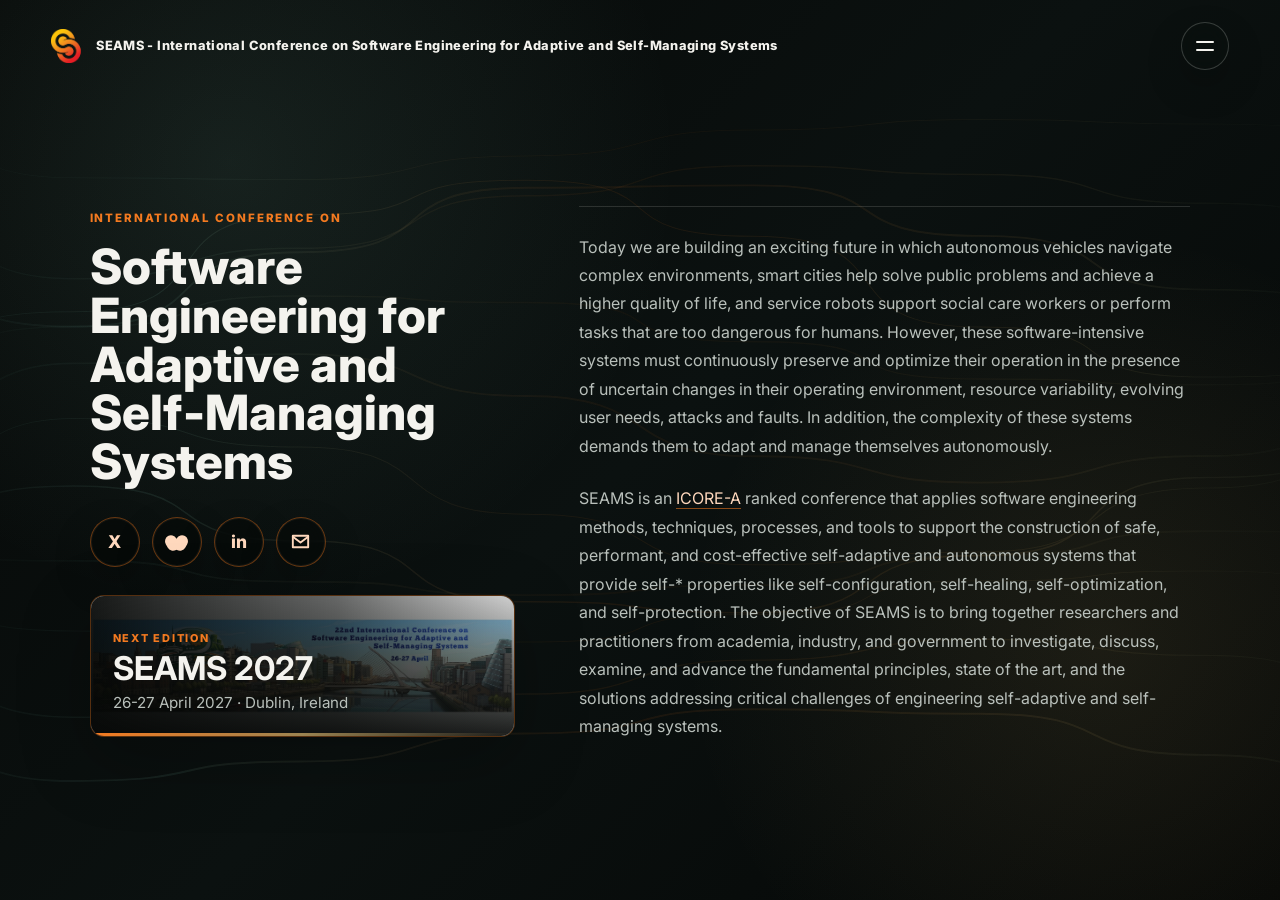
<file: index.html>
<!doctype html>
<html lang="en">
  <head>
    <meta charset="utf-8">
    <meta name="viewport" content="width=device-width, initial-scale=1">
    <meta
      name="description"
      content="SEAMS is the International Conference on Software Engineering for Adaptive and Self-Managing Systems."
    >
    <title>SEAMS | Software Engineering for Adaptive and Self-Managing Systems</title>
    <link rel="preconnect" href="https://fonts.googleapis.com">
    <link rel="preconnect" href="https://fonts.gstatic.com" crossorigin>
    <link
      href="https://fonts.googleapis.com/css2?family=Inter:wght@400;500;600;700;800&display=swap"
      rel="stylesheet"
    >
    <link rel="stylesheet" href="styles.css">
  </head>
  <body>
    <canvas class="ambient-canvas" aria-hidden="true"></canvas>

    <header class="site-header" aria-label="Site header">
      <a class="brand" href="#home" aria-label="SEAMS home">
        <span class="brand-logo" aria-hidden="true">
          <img src="assets/seams-logo-banner-no-bg.png" alt="">
        </span>
        <span class="brand-name">SEAMS - International Conference on Software Engineering for Adaptive and Self-Managing Systems</span>
      </a>

      <button class="menu-button" type="button" aria-label="Open menu" aria-expanded="false" aria-controls="site-menu">
        <span class="menu-button__line"></span>
        <span class="menu-button__line"></span>
      </button>
    </header>

    <nav class="menu-panel" id="site-menu" aria-label="Main menu" aria-hidden="true">
      <div class="menu-panel__inner">
        <p class="menu-panel__eyebrow">Menu</p>
        <a href="#home">Home</a>
        <a href="conference-series.html">Conference Series</a>
        <a href="leadership.html">Leadership</a>
        <a href="charter.html">Charter</a>
      </div>
    </nav>

    <main id="home">
      <section class="home-section" aria-labelledby="hero-title">
        <div class="home-section__header">
          <p class="hero__kicker">International Conference on</p>
          <h1 id="hero-title">Software Engineering for Adaptive and Self&#8209;Managing Systems</h1>
          <div class="social-links" aria-label="SEAMS social media links">
            <a href="https://x.com/SEAMSconf" target="_blank" rel="noopener noreferrer" aria-label="SEAMS on X">
              <span aria-hidden="true">X</span>
            </a>
            <a href="https://bsky.app/profile/seamsconf.bsky.social" target="_blank" rel="noopener noreferrer" aria-label="SEAMS on Bluesky">
              <span class="social-icon social-icon--bsky" aria-hidden="true">
                <span></span>
                <span></span>
              </span>
            </a>
            <a href="https://www.linkedin.com/groups/12566931/" target="_blank" rel="noopener noreferrer" aria-label="SEAMS on LinkedIn">
              <span aria-hidden="true">in</span>
            </a>
            <a href="mailto:seams.conferences@gmail.com" aria-label="Email SEAMS">
              <svg class="social-icon social-icon--email" aria-hidden="true" viewBox="0 0 24 24" focusable="false">
                <path d="M4 6h16v12H4z"></path>
                <path d="m4 7 8 6 8-6"></path>
              </svg>
            </a>
          </div>
          <a class="next-edition" href="https://conf.researchr.org/home/seams-2027" target="_blank" rel="noopener noreferrer" aria-label="Visit the SEAMS 2027 website">
            <img src="assets/seams-2027-banner.jpg" alt="">
            <span class="next-edition__content">
              <span class="next-edition__kicker">Next Edition</span>
              <strong>SEAMS 2027</strong>
              <span>26-27 April 2027 · Dublin, Ireland</span>
            </span>
          </a>
        </div>

        <div class="home-section__text">
          <p>
            Today we are building an exciting future in which autonomous vehicles navigate complex environments,
            smart cities help solve public problems and achieve a higher quality of life, and service robots
            support social care workers or perform tasks that are too dangerous for humans. However, these
            software-intensive systems must continuously preserve and optimize their operation in the presence
            of uncertain changes in their operating environment, resource variability, evolving user needs,
            attacks and faults. In addition, the complexity of these systems demands them to adapt and manage
            themselves autonomously.
          </p>
          <p>
            SEAMS is an <a href="https://portal.core.edu.au/conf-ranks/?search=SEAMS&amp;by=all&amp;source=ICORE2026&amp;sort=atitle&amp;page=1" target="_blank" rel="noopener noreferrer">ICORE-A</a> ranked conference that applies software engineering methods, techniques, processes,
            and tools to support the construction of safe, performant, and cost-effective self-adaptive and
            autonomous systems that provide self-* properties like self-configuration, self-healing,
            self-optimization, and self-protection. The objective of SEAMS is to bring together researchers and
            practitioners from academia, industry, and government to investigate, discuss, examine, and advance
            the fundamental principles, state of the art, and the solutions addressing critical challenges of
            engineering self-adaptive and self-managing systems.
          </p>
        </div>
      </section>
    </main>

    <script src="script.js"></script>
  </body>
</html>
</file>
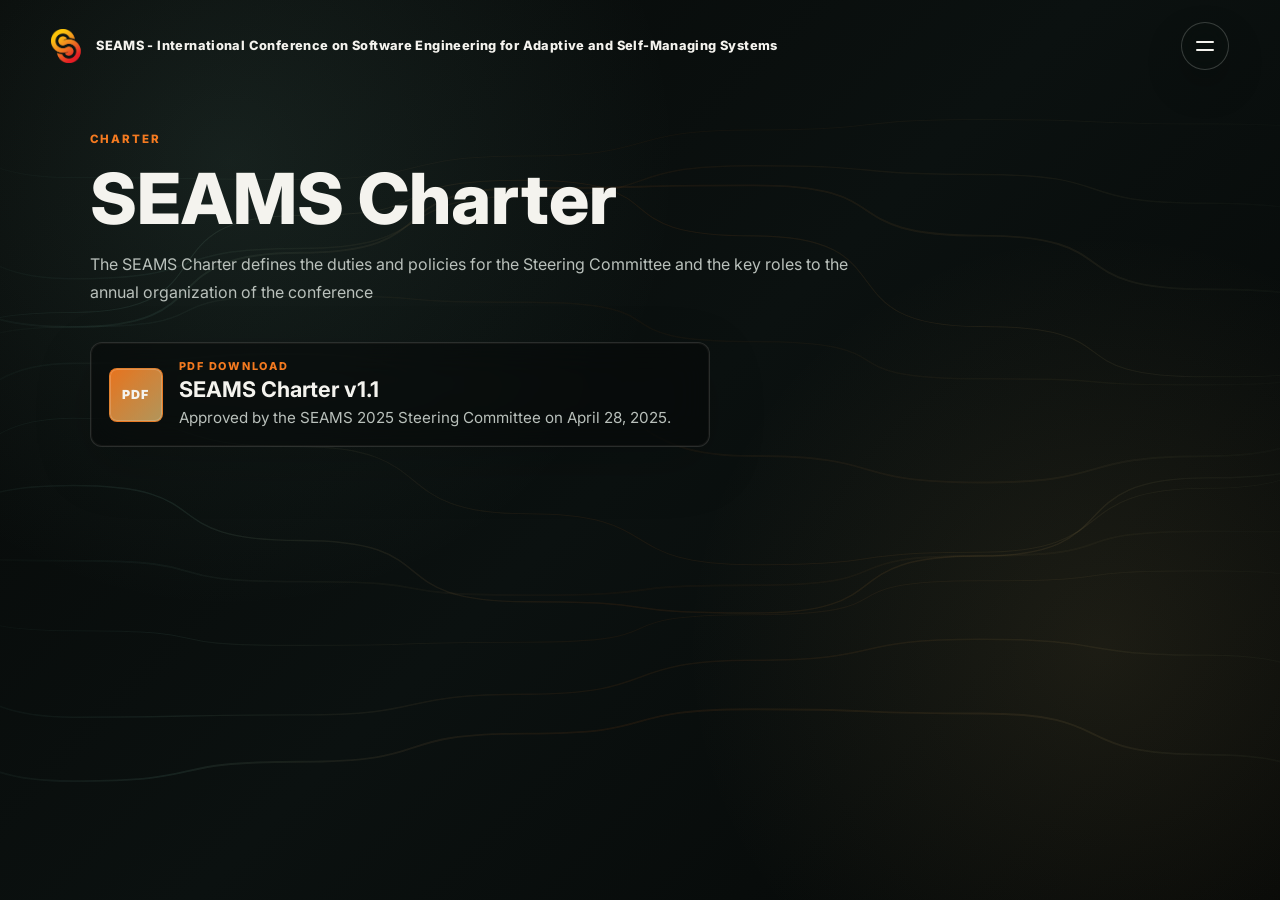
<file: charter.html>
<!doctype html>
<html lang="en">
  <head>
    <meta charset="utf-8">
    <meta name="viewport" content="width=device-width, initial-scale=1">
    <meta
      name="description"
      content="SEAMS Charter defining steering committee duties and annual conference organization policies."
    >
    <title>Charter | SEAMS</title>
    <link rel="preconnect" href="https://fonts.googleapis.com">
    <link rel="preconnect" href="https://fonts.gstatic.com" crossorigin>
    <link
      href="https://fonts.googleapis.com/css2?family=Inter:wght@400;500;600;700;800&display=swap"
      rel="stylesheet"
    >
    <link rel="stylesheet" href="styles.css">
  </head>
  <body>
    <canvas class="ambient-canvas" aria-hidden="true"></canvas>

    <header class="site-header" aria-label="Site header">
      <a class="brand" href="index.html" aria-label="SEAMS home">
        <span class="brand-logo" aria-hidden="true">
          <img src="assets/seams-logo-banner-no-bg.png" alt="">
        </span>
        <span class="brand-name">SEAMS - International Conference on Software Engineering for Adaptive and Self-Managing Systems</span>
      </a>

      <button class="menu-button" type="button" aria-label="Open menu" aria-expanded="false" aria-controls="site-menu">
        <span class="menu-button__line"></span>
        <span class="menu-button__line"></span>
      </button>
    </header>

    <nav class="menu-panel" id="site-menu" aria-label="Main menu" aria-hidden="true">
      <div class="menu-panel__inner">
        <p class="menu-panel__eyebrow">Menu</p>
        <a href="index.html">Home</a>
        <a href="conference-series.html">Conference Series</a>
        <a href="leadership.html">Leadership</a>
        <a href="#charter">Charter</a>
      </div>
    </nav>

    <main id="charter">
      <section class="charter-section" aria-labelledby="charter-title">
        <div class="charter-section__header">
          <p class="hero__kicker">Charter</p>
          <h1 id="charter-title">SEAMS Charter</h1>
          <p>
            The SEAMS Charter defines the duties and policies for the Steering Committee and the key roles to the annual organization of the conference
          </p>
        </div>

        <a class="charter-download" href="assets/docs/SEAMS-Charter-v1.1.pdf" download>
          <span class="charter-download__icon" aria-hidden="true">
            <span>PDF</span>
          </span>
          <span class="charter-download__content">
            <span class="charter-download__kicker">PDF Download</span>
            <strong>SEAMS Charter v1.1</strong>
            <span>Approved by the SEAMS 2025 Steering Committee on April 28, 2025.</span>
          </span>
        </a>
      </section>
    </main>

    <script src="script.js"></script>
  </body>
</html>
</file>
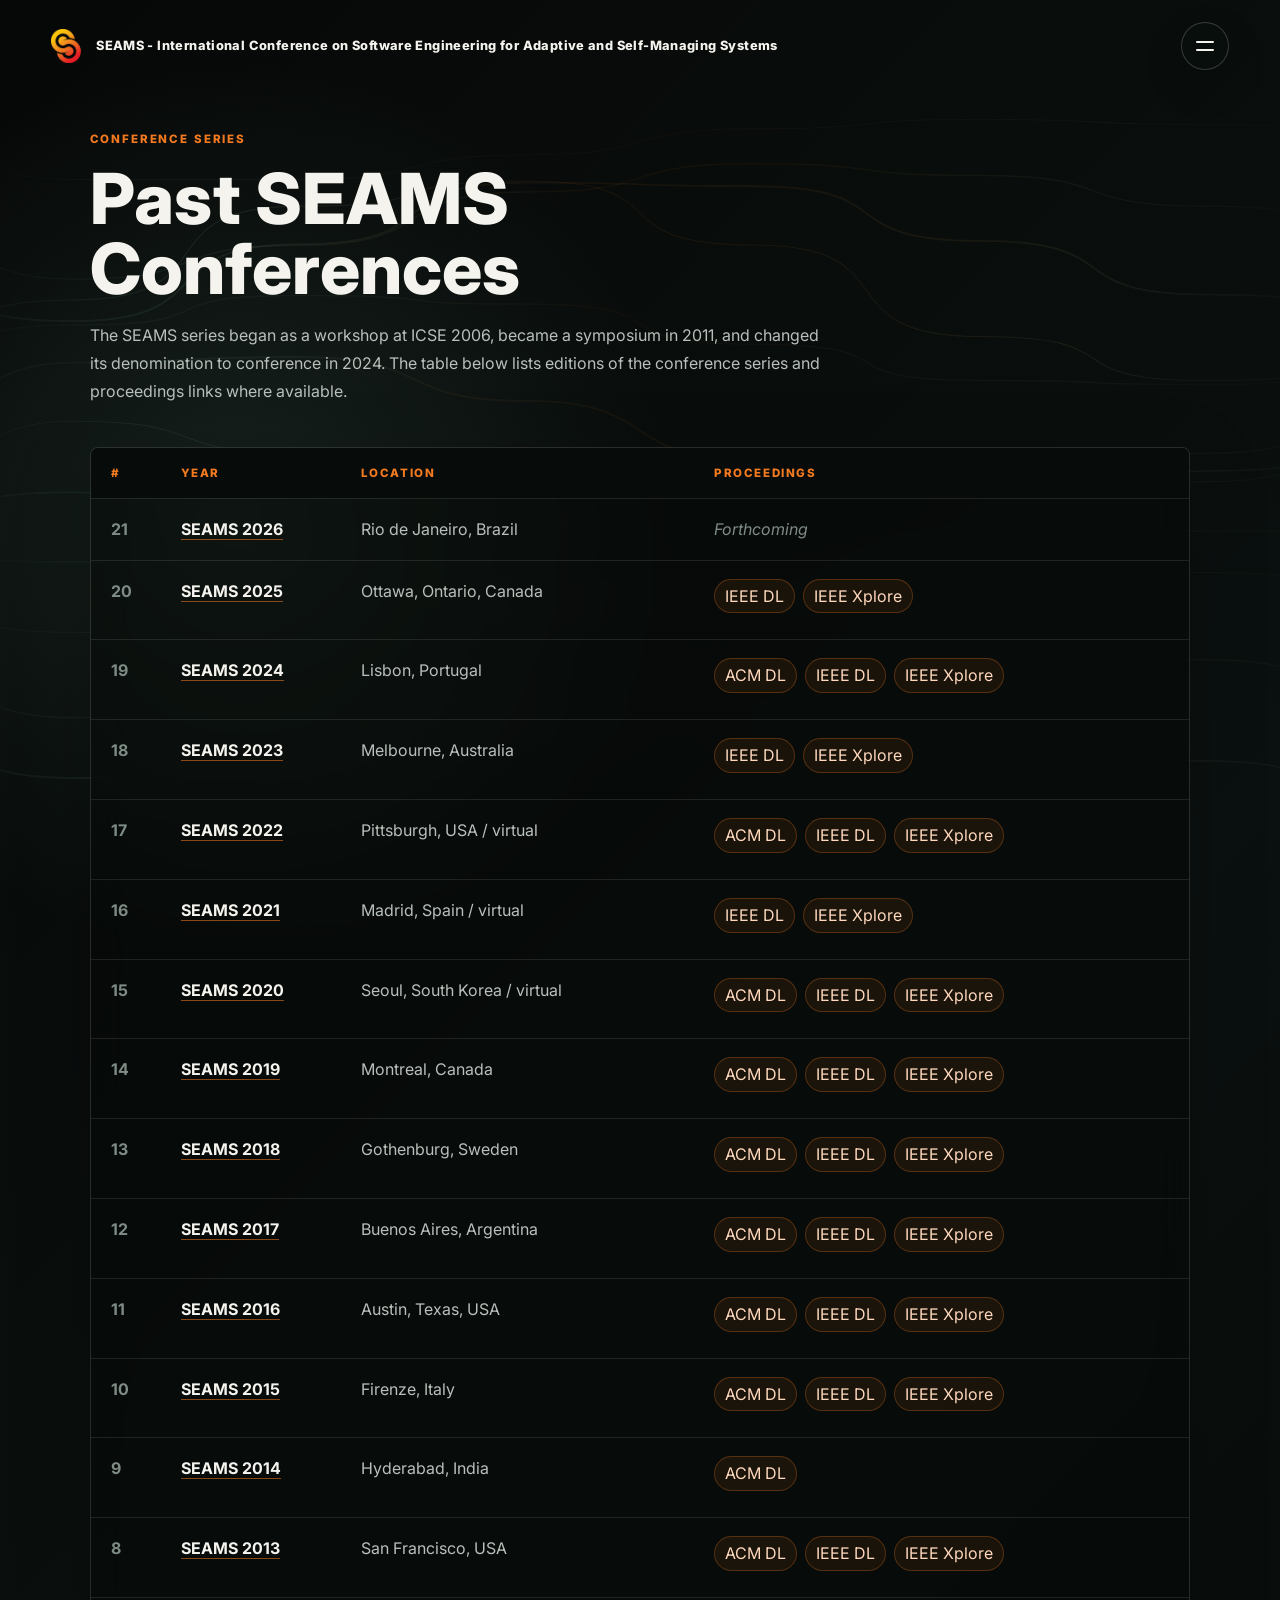
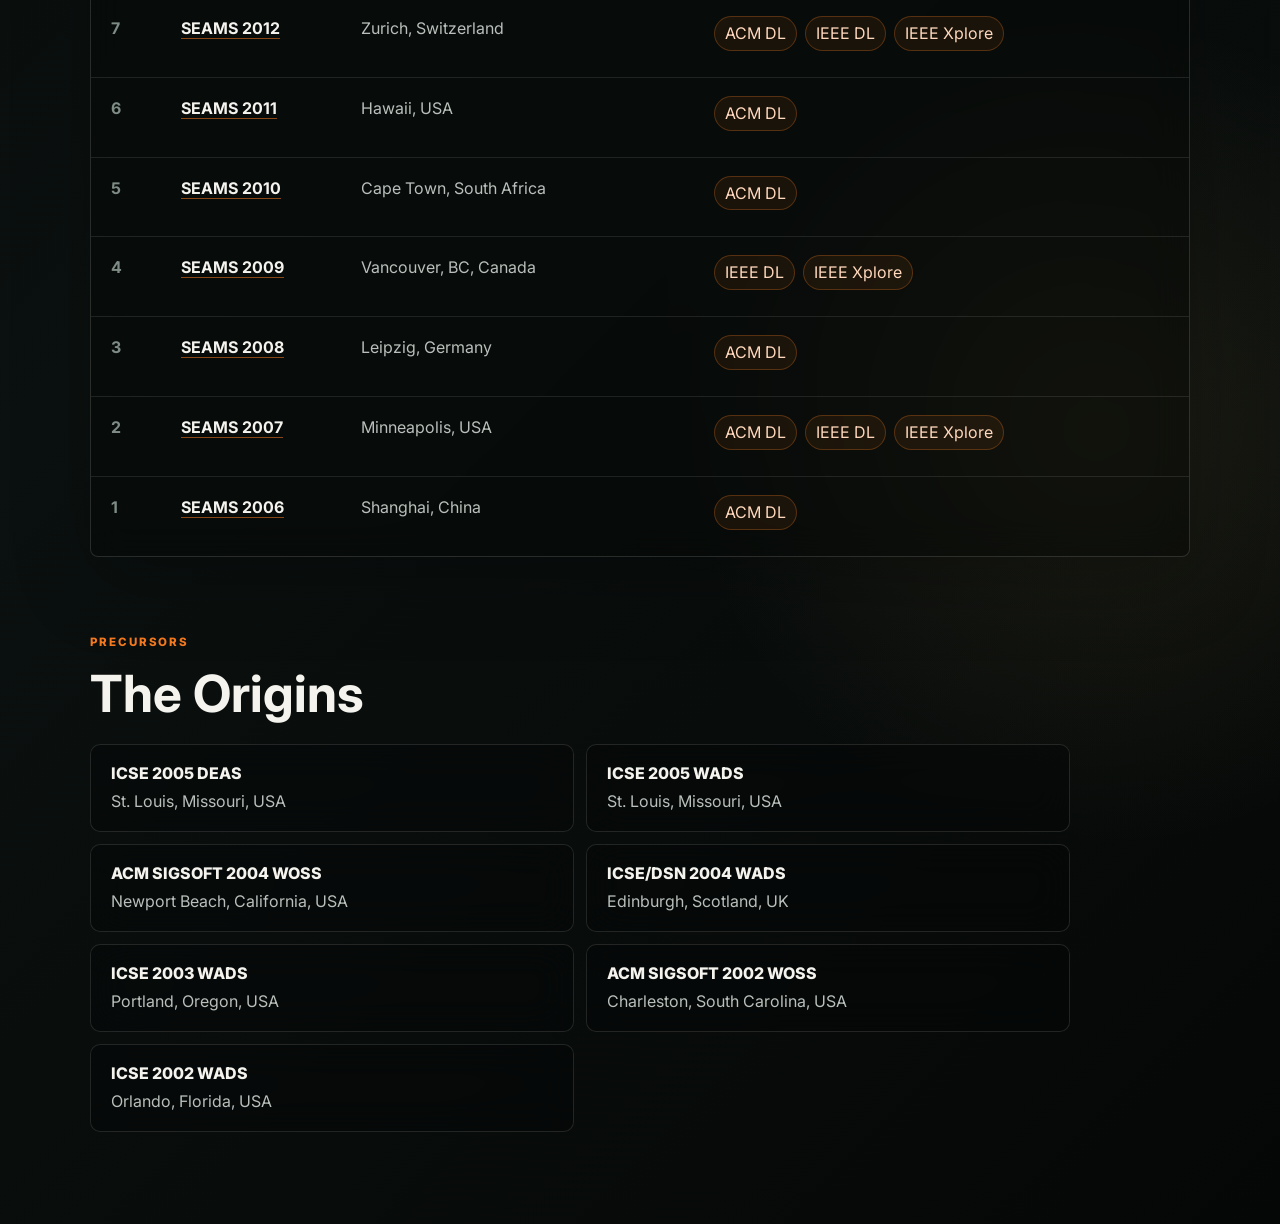
<file: conference-series.html>
<!doctype html>
<html lang="en">
  <head>
    <meta charset="utf-8">
    <meta name="viewport" content="width=device-width, initial-scale=1">
    <meta
      name="description"
      content="Past editions of SEAMS with links to available proceedings."
    >
    <title>Conference Series | SEAMS</title>
    <link rel="preconnect" href="https://fonts.googleapis.com">
    <link rel="preconnect" href="https://fonts.gstatic.com" crossorigin>
    <link
      href="https://fonts.googleapis.com/css2?family=Inter:wght@400;500;600;700;800&display=swap"
      rel="stylesheet"
    >
    <link rel="stylesheet" href="styles.css">
  </head>
  <body>
    <canvas class="ambient-canvas" aria-hidden="true"></canvas>

    <header class="site-header" aria-label="Site header">
      <a class="brand" href="index.html" aria-label="SEAMS home">
        <span class="brand-logo" aria-hidden="true">
          <img src="assets/seams-logo-banner-no-bg.png" alt="">
        </span>
        <span class="brand-name">SEAMS - International Conference on Software Engineering for Adaptive and Self-Managing Systems</span>
      </a>

      <button class="menu-button" type="button" aria-label="Open menu" aria-expanded="false" aria-controls="site-menu">
        <span class="menu-button__line"></span>
        <span class="menu-button__line"></span>
      </button>
    </header>

    <nav class="menu-panel" id="site-menu" aria-label="Main menu" aria-hidden="true">
      <div class="menu-panel__inner">
        <p class="menu-panel__eyebrow">Menu</p>
        <a href="index.html">Home</a>
        <a href="#series">Conference Series</a>
        <a href="leadership.html">Leadership</a>
        <a href="charter.html">Charter</a>
      </div>
    </nav>

    <main id="series">
      <section class="series-section" aria-labelledby="series-title">
        <div class="series-section__header">
          <p class="hero__kicker">Conference Series</p>
          <h1 id="series-title">Past SEAMS Conferences</h1>
          <p>
            The SEAMS series began as a workshop at ICSE 2006, became a symposium in 2011, and changed its denomination to conference in 2024.
            The table below lists editions of the conference series and proceedings links where available.
          </p>
        </div>

        <div class="series-table-wrap" role="region" aria-label="Past SEAMS conferences" tabindex="0">
          <table class="series-table">
            <thead>
              <tr>
                <th scope="col">#</th>
                <th scope="col">Year</th>
                <th scope="col">Location</th>
                <th scope="col">Proceedings</th>
              </tr>
            </thead>
            <tbody>
              <tr>
                <td>21</td>
                <td><a href="https://conf.researchr.org/home/seams-2026" target="_blank" rel="noopener noreferrer">SEAMS 2026</a></td>
                <td>Rio de Janeiro, Brazil</td>
                <td><span class="series-table__pending">Forthcoming</span></td>
              </tr>
              <tr>
                <td>20</td>
                <td><a href="https://conf.researchr.org/home/seams-2025" target="_blank" rel="noopener noreferrer">SEAMS 2025</a></td>
                <td>Ottawa, Ontario, Canada</td>
                <td><a href="https://www.computer.org/csdl/proceedings/seams/2025/27vTmpnnlcI" target="_blank" rel="noopener">IEEE DL</a><a href="https://ieeexplore.ieee.org/servlet/opac?punumber=11025806" target="_blank" rel="noopener noreferrer">IEEE Xplore</a></td>
              </tr>
              <tr>
                <td>19</td>
                <td><a href="https://conf.researchr.org/home/seams-2024" target="_blank" rel="noopener noreferrer">SEAMS 2024</a></td>
                <td>Lisbon, Portugal</td>
                <td><a href="https://dl.acm.org/doi/proceedings/10.1145/3643915" target="_blank" rel="noopener noreferrer">ACM DL</a><a href="https://www.computer.org/csdl/proceedings/seams/2024/1XVHM27fhqU" target="_blank" rel="noopener">IEEE DL</a><a href="https://ieeexplore.ieee.org/servlet/opac?punumber=10555576" target="_blank" rel="noopener noreferrer">IEEE Xplore</a></td>
              </tr>
              <tr>
                <td>18</td>
                <td><a href="https://conf.researchr.org/home/seams-2023" target="_blank" rel="noopener noreferrer">SEAMS 2023</a></td>
                <td>Melbourne, Australia</td>
                <td><a href="https://www.computer.org/csdl/proceedings/seams/2023/1OH5S98oSiI" target="_blank" rel="noopener noreferrer">IEEE DL</a><a href="https://ieeexplore.ieee.org/servlet/opac?punumber=10173933" target="_blank" rel="noopener noreferrer">IEEE Xplore</a></td>
              </tr>
              <tr>
                <td>17</td>
                <td><a href="https://conf.researchr.org/home/seams-2022" target="_blank" rel="noopener noreferrer">SEAMS 2022</a></td>
                <td>Pittsburgh, USA / virtual</td>
                <td><a href="https://dl.acm.org/doi/proceedings/10.1145/3524844" target="_blank" rel="noopener noreferrer">ACM DL</a><a href="https://www.computer.org/csdl/proceedings/seams/2022/1ErpwAOlgyc" target="_blank" rel="noopener noreferrer">IEEE DL</a><a href="https://ieeexplore.ieee.org/xpl/conhome/9799781/proceeding" target="_blank" rel="noopener noreferrer">IEEE Xplore</a></td>
              </tr>
              <tr>
                <td>16</td>
                <td><a href="https://conf.researchr.org/home/seams-2021" target="_blank" rel="noopener noreferrer">SEAMS 2021</a></td>
                <td>Madrid, Spain / virtual</td>
                <td><a href="https://www.computer.org/csdl/proceedings/seams/2021/1uPz1d7w1Tq" target="_blank" rel="noopener noreferrer">IEEE DL</a><a href="https://doi.org/10.1109/SEAMS51251.2021" target="_blank" rel="noopener noreferrer">IEEE Xplore</a></td>
              </tr>
              <tr>
                <td>15</td>
                <td><a href="https://conf.researchr.org/home/seams-2020" target="_blank" rel="noopener noreferrer">SEAMS 2020</a></td>
                <td>Seoul, South Korea / virtual</td>
                <td><a href="https://dl.acm.org/doi/proceedings/10.1145/3387939" target="_blank" rel="noopener noreferrer">ACM DL</a><a href="https://www.computer.org/csdl/proceedings/seams/2020/1O6Aa6U1gLC" target="_blank" rel="noopener">IEEE DL</a><a href="https://ieeexplore.ieee.org/servlet/opac?punumber=10148643" target="_blank" rel="noopener noreferrer">IEEE Xplore</a></td>
              </tr>
              <tr>
                <td>14</td>
                <td><a href="http://2019.seams-symposia.org" target="_blank" rel="noopener noreferrer">SEAMS 2019</a></td>
                <td>Montreal, Canada</td>
                <td><a href="https://dl.acm.org/citation.cfm?id=3341527" target="_blank" rel="noopener noreferrer">ACM DL</a><a href="https://www.computer.org/csdl/proceedings/seams/2019/1cdOCeOsD1C" target="_blank" rel="noopener noreferrer">IEEE DL</a><a href="https://ieeexplore.ieee.org/servlet/opac?punumber=8778426" target="_blank" rel="noopener noreferrer">IEEE Xplore</a></td>
              </tr>
              <tr>
                <td>13</td>
                <td><a href="http://2018.seams-symposia.org" target="_blank" rel="noopener noreferrer">SEAMS 2018</a></td>
                <td>Gothenburg, Sweden</td>
                <td><a href="https://dl.acm.org/citation.cfm?id=3194133" target="_blank" rel="noopener noreferrer">ACM DL</a><a href="https://www.computer.org/csdl/proceedings/seams/2018/17D45VtKirZ" target="_blank" rel="noopener noreferrer">IEEE DL</a><a href="https://ieeexplore.ieee.org/servlet/opac?punumber=8593334" target="_blank" rel="noopener noreferrer">IEEE Xplore</a></td>
              </tr>
              <tr>
                <td>12</td>
                <td><a href="http://wp.doc.ic.ac.uk/seams2017/" target="_blank" rel="noopener noreferrer">SEAMS 2017</a></td>
                <td>Buenos Aires, Argentina</td>
                <td><a href="https://dl.acm.org/citation.cfm?id=3105503" target="_blank" rel="noopener noreferrer">ACM DL</a><a href="https://www.computer.org/csdl/proceedings/seams/2017/1h0OM0cQrHa" target="_blank" rel="noopener noreferrer">IEEE DL</a><a href="https://ieeexplore.ieee.org/servlet/opac?punumber=7961914" target="_blank" rel="noopener noreferrer">IEEE Xplore</a></td>
              </tr>
              <tr>
                <td>11</td>
                <td><a href="http://seams2016.jgreen.de/" target="_blank" rel="noopener noreferrer">SEAMS 2016</a></td>
                <td>Austin, Texas, USA</td>
                <td><a href="https://dl.acm.org/citation.cfm?id=2897053" target="_blank" rel="noopener noreferrer">ACM DL</a><a href="https://www.computer.org/csdl/proceedings/seams/2016/1fHF9ZynxZK" target="_blank" rel="noopener noreferrer">IEEE DL</a><a href="https://ieeexplore.ieee.org/servlet/opac?punumber=7829197" target="_blank" rel="noopener noreferrer">IEEE Xplore</a></td>
              </tr>
              <tr>
                <td>10</td>
                <td><a href="http://2015.seams-symposia.org" target="_blank" rel="noopener noreferrer">SEAMS 2015</a></td>
                <td>Firenze, Italy</td>
                <td><a href="https://dl.acm.org/citation.cfm?id=2821357" target="_blank" rel="noopener noreferrer">ACM DL</a><a href="https://www.computer.org/csdl/proceedings/seams/2015/12OmNs0kyry" target="_blank" rel="noopener noreferrer">IEEE DL</a><a href="https://ieeexplore.ieee.org/servlet/opac?punumber=7181771" target="_blank" rel="noopener noreferrer">IEEE Xplore</a></td>
              </tr>
              <tr>
                <td>9</td>
                <td><a href="http://seams2014.uni-paderborn.de/" target="_blank" rel="noopener noreferrer">SEAMS 2014</a></td>
                <td>Hyderabad, India</td>
                <td><a href="https://dl.acm.org/citation.cfm?id=2593929" target="_blank" rel="noopener noreferrer">ACM DL</a></td>
              </tr>
              <tr>
                <td>8</td>
                <td><a href="http://www.yorku.ca/mlitoiu/seams2013/index.html" target="_blank" rel="noopener noreferrer">SEAMS 2013</a></td>
                <td>San Francisco, USA</td>
                <td><a href="https://dl.acm.org/citation.cfm?id=2487336" target="_blank" rel="noopener noreferrer">ACM DL</a><a href="https://www.computer.org/csdl/proceedings/seams/2013/12OmNBp52yp" target="_blank" rel="noopener noreferrer">IEEE DL</a><a href="https://ieeexplore.ieee.org/servlet/opac?punumber=6588685" target="_blank" rel="noopener noreferrer">IEEE Xplore</a></td>
              </tr>
              <tr>
                <td>7</td>
                <td><a href="http://www.seams2012.cs.uvic.ca/" target="_blank" rel="noopener noreferrer">SEAMS 2012</a></td>
                <td>Zurich, Switzerland</td>
                <td><a href="https://dl.acm.org/citation.cfm?id=2666795" target="_blank" rel="noopener noreferrer">ACM DL</a><a href="https://www.computer.org/csdl/proceedings/seams/2012/12OmNvoWV13" target="_blank" rel="noopener noreferrer">IEEE DL</a><a href="https://ieeexplore.ieee.org/servlet/opac?punumber=6220308" target="_blank" rel="noopener noreferrer">IEEE Xplore</a></td>
              </tr>
              <tr>
                <td>6</td>
                <td><a href="https://www.hpi.uni-potsdam.de/giese/events/seams2011/" target="_blank" rel="noopener noreferrer">SEAMS 2011</a></td>
                <td>Hawaii, USA</td>
                <td><a href="https://dl.acm.org/citation.cfm?id=1988008" target="_blank" rel="noopener noreferrer">ACM DL</a></td>
              </tr>
              <tr>
                <td>5</td>
                <td><a href="http://www.inf.usi.ch/seams/" target="_blank" rel="noopener noreferrer">SEAMS 2010</a></td>
                <td>Cape Town, South Africa</td>
                <td><a href="https://dl.acm.org/citation.cfm?id=1808984" target="_blank" rel="noopener noreferrer">ACM DL</a></td>
              </tr>
              <tr>
                <td>4</td>
                <td><a href="http://seams2009.cs.uvic.ca/" target="_blank" rel="noopener noreferrer">SEAMS 2009</a></td>
                <td>Vancouver, BC, Canada</td>
                <td><a href="https://www.computer.org/csdl/proceedings/seams/2009/12OmNs5rkLI" target="_blank" rel="noopener noreferrer">IEEE DL</a><a href="https://ieeexplore.ieee.org/servlet/opac?punumber=5054534" target="_blank" rel="noopener noreferrer">IEEE Xplore</a></td>
              </tr>
              <tr>
                <td>3</td>
                <td><a href="http://www.hpi.uni-potsdam.de/giese/events/2008/seams2008/" target="_blank" rel="noopener noreferrer">SEAMS 2008</a></td>
                <td>Leipzig, Germany</td>
                <td><a href="https://dl.acm.org/citation.cfm?id=1370018" target="_blank" rel="noopener noreferrer">ACM DL</a></td>
              </tr>
              <tr>
                <td>2</td>
                <td><a href="http://seams2007.cs.uvic.ca/" target="_blank" rel="noopener noreferrer">SEAMS 2007</a></td>
                <td>Minneapolis, USA</td>
                <td><a href="https://dl.acm.org/citation.cfm?id=1270237" target="_blank" rel="noopener noreferrer">ACM DL</a><a href="https://www.computer.org/csdl/proceedings/seams/2007/12OmNzahbR8" target="_blank" rel="noopener noreferrer">IEEE DL</a><a href="https://ieeexplore.ieee.org/servlet/opac?punumber=4228597" target="_blank" rel="noopener noreferrer">IEEE Xplore</a></td>
              </tr>
              <tr>
                <td>1</td>
                <td><a href="http://www.cse.msu.edu/SEAMS/" target="_blank" rel="noopener noreferrer">SEAMS 2006</a></td>
                <td>Shanghai, China</td>
                <td><a href="https://dl.acm.org/citation.cfm?id=1137677" target="_blank" rel="noopener noreferrer">ACM DL</a></td>
              </tr>
            </tbody>
          </table>
        </div>

        <section class="series-subsection" aria-labelledby="precursors-title">
          <div>
            <p class="hero__kicker">Precursors</p>
            <h2 id="precursors-title">The Origins</h2>
          </div>

          <ul class="precursor-list">
            <li><a href="http://deas2005.cs.uvic.ca/" target="_blank" rel="noopener noreferrer">ICSE 2005 DEAS</a><span>St. Louis, Missouri, USA</span></li>
            <li><a href="http://www.cs.kent.ac.uk/events/conf/2005/wads/" target="_blank" rel="noopener noreferrer">ICSE 2005 WADS</a><span>St. Louis, Missouri, USA</span></li>
            <li><a href="http://dl.acm.org/citation.cfm?id=1075405" target="_blank" rel="noopener noreferrer">ACM SIGSOFT 2004 WOSS</a><span>Newport Beach, California, USA</span></li>
            <li><a href="http://www.cs.kent.ac.uk/events/conf/2004/wads/" target="_blank" rel="noopener noreferrer">ICSE/DSN 2004 WADS</a><span>Edinburgh, Scotland, UK</span></li>
            <li><a href="http://www.cs.kent.ac.uk/events/conf/2003/wads/" target="_blank" rel="noopener noreferrer">ICSE 2003 WADS</a><span>Portland, Oregon, USA</span></li>
            <li><a href="http://dl.acm.org/citation.cfm?id=582128" target="_blank" rel="noopener noreferrer">ACM SIGSOFT 2002 WOSS</a><span>Charleston, South Carolina, USA</span></li>
            <li><a href="http://www.cs.kent.ac.uk/events/conf/2002/wads/" target="_blank" rel="noopener noreferrer">ICSE 2002 WADS</a><span>Orlando, Florida, USA</span></li>
          </ul>
        </section>
      </section>
    </main>

    <script src="script.js"></script>
  </body>
</html>
</file>
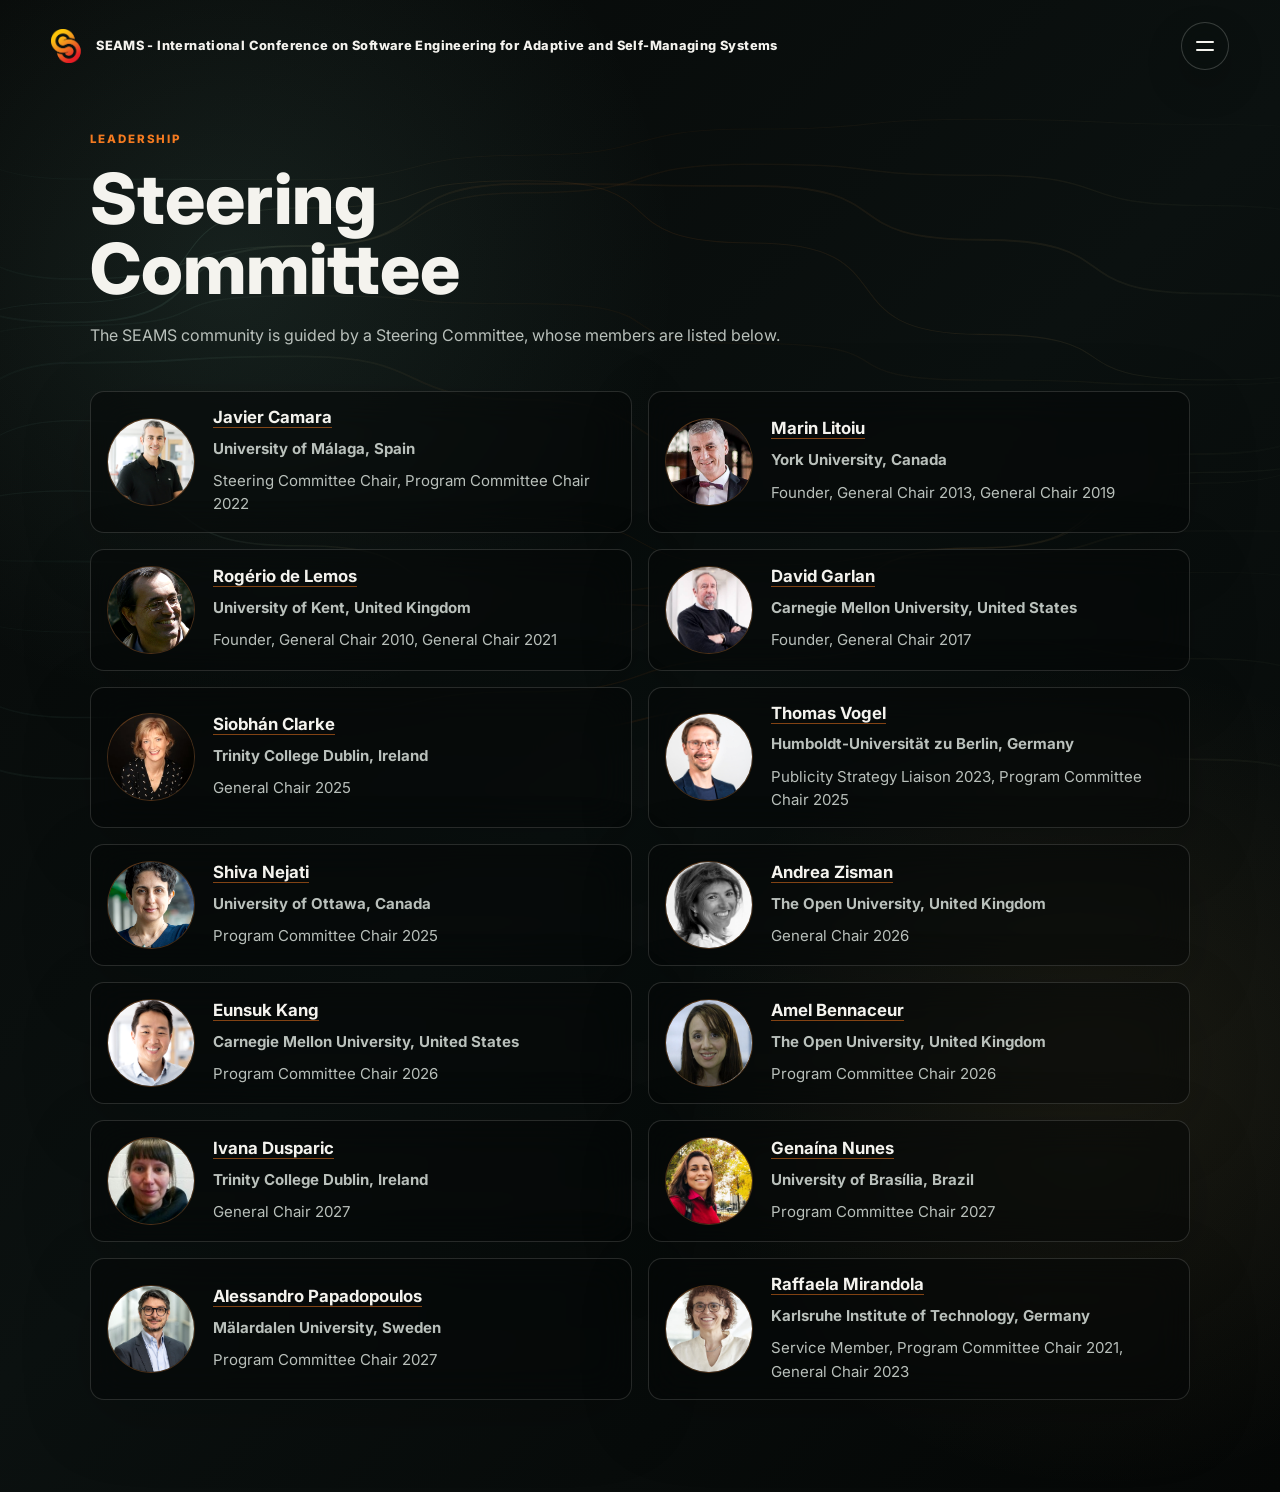
<file: leadership.html>
<!doctype html>
<html lang="en">
  <head>
    <meta charset="utf-8">
    <meta name="viewport" content="width=device-width, initial-scale=1">
    <meta
      name="description"
      content="SEAMS steering committee and leadership."
    >
    <title>Leadership | SEAMS</title>
    <link rel="preconnect" href="https://fonts.googleapis.com">
    <link rel="preconnect" href="https://fonts.gstatic.com" crossorigin>
    <link
      href="https://fonts.googleapis.com/css2?family=Inter:wght@400;500;600;700;800&display=swap"
      rel="stylesheet"
    >
    <link rel="stylesheet" href="styles.css">
  </head>
  <body>
    <canvas class="ambient-canvas" aria-hidden="true"></canvas>

    <header class="site-header" aria-label="Site header">
      <a class="brand" href="index.html" aria-label="SEAMS home">
        <span class="brand-logo" aria-hidden="true">
          <img src="assets/seams-logo-banner-no-bg.png" alt="">
        </span>
        <span class="brand-name">SEAMS - International Conference on Software Engineering for Adaptive and Self-Managing Systems</span>
      </a>

      <button class="menu-button" type="button" aria-label="Open menu" aria-expanded="false" aria-controls="site-menu">
        <span class="menu-button__line"></span>
        <span class="menu-button__line"></span>
      </button>
    </header>

    <nav class="menu-panel" id="site-menu" aria-label="Main menu" aria-hidden="true">
      <div class="menu-panel__inner">
        <p class="menu-panel__eyebrow">Menu</p>
        <a href="index.html">Home</a>
        <a href="conference-series.html">Conference Series</a>
        <a href="#leadership">Leadership</a>
        <a href="charter.html">Charter</a>
      </div>
    </nav>

    <main id="leadership">
      <section class="leadership-section" aria-labelledby="leadership-title">
        <div class="leadership-section__header">
          <p class="hero__kicker">Leadership</p>
          <h1 id="leadership-title">Steering Committee</h1>
          <p>
            The SEAMS community is guided by a Steering Committee, whose members are listed below.
          </p>
        </div>

        <div class="leadership-grid" aria-label="SEAMS steering committee members">
          <article class="leader-card">
            <a class="leader-card__photo" href="https://javier-camara.github.io/" target="_blank" rel="noopener noreferrer" aria-label="Javier Camara profile">
              <img src="assets/leadership/javier-camara.jpg" alt="Portrait of Javier Camara">
            </a>
            <div>
              <h2><a href="https://javier-camara.github.io/" target="_blank" rel="noopener noreferrer">Javier Camara</a></h2>
              <p class="leader-card__affiliation">University of Málaga, Spain</p>
              <p>Steering Committee Chair, Program Committee Chair 2022</p>
            </div>
          </article>

          <article class="leader-card">
            <a class="leader-card__photo" href="https://marinlitoiu.info.yorku.ca/" target="_blank" rel="noopener noreferrer" aria-label="Marin Litoiu profile">
              <img src="assets/leadership/marin-litoiu.png" alt="Portrait of Marin Litoiu">
            </a>
            <div>
              <h2><a href="https://marinlitoiu.info.yorku.ca/" target="_blank" rel="noopener noreferrer">Marin Litoiu</a></h2>
              <p class="leader-card__affiliation">York University, Canada</p>
              <p>Founder, General Chair 2013, General Chair 2019</p>
            </div>
          </article>

          <article class="leader-card">
            <a class="leader-card__photo" href="https://www.cs.kent.ac.uk/people/staff/rdl/" target="_blank" rel="noopener noreferrer" aria-label="Rogerio de Lemos profile">
              <img src="assets/leadership/rogerio-de-lemos.jpg" alt="Portrait of Rogerio de Lemos">
            </a>
            <div>
              <h2><a href="https://www.cs.kent.ac.uk/people/staff/rdl/" target="_blank" rel="noopener noreferrer">Rogério de Lemos</a></h2>
              <p class="leader-card__affiliation">University of Kent, United Kingdom</p>
              <p>Founder, General Chair 2010, General Chair 2021</p>
            </div>
          </article>

          <article class="leader-card">
            <a class="leader-card__photo" href="https://www.cs.cmu.edu/~garlan/" target="_blank" rel="noopener noreferrer" aria-label="David Garlan profile">
              <img src="assets/leadership/david-garlan.jpg" alt="Portrait of David Garlan">
            </a>
            <div>
              <h2><a href="https://www.cs.cmu.edu/~garlan/" target="_blank" rel="noopener noreferrer">David Garlan</a></h2>
              <p class="leader-card__affiliation">Carnegie Mellon University, United States</p>
              <p>Founder, General Chair 2017</p>
            </div>
          </article>

          <article class="leader-card">
            <a class="leader-card__photo" href="https://scholar.google.com/citations?user=qwMtS1QAAAAJ&amp;hl=es" target="_blank" rel="noopener noreferrer" aria-label="Siobhan Clarke profile">
              <img src="assets/leadership/siobhan-clarke.jpg" alt="Portrait of Siobhan Clarke">
            </a>
            <div>
              <h2><a href="https://scholar.google.com/citations?user=qwMtS1QAAAAJ&amp;hl=es" target="_blank" rel="noopener noreferrer">Siobhán Clarke</a></h2>
              <p class="leader-card__affiliation">Trinity College Dublin, Ireland</p>
              <p>General Chair 2025</p>
            </div>
          </article>

          <article class="leader-card">
            <a class="leader-card__photo" href="https://thomas-vogel.github.io/" target="_blank" rel="noopener noreferrer" aria-label="Thomas Vogel profile">
              <img src="assets/leadership/thomas-vogel.jpg" alt="Portrait of Thomas Vogel">
            </a>
            <div>
              <h2><a href="https://thomas-vogel.github.io/" target="_blank" rel="noopener noreferrer">Thomas Vogel</a></h2>
              <p class="leader-card__affiliation">Humboldt-Universität zu Berlin, Germany</p>
              <p>Publicity Strategy Liaison 2023, Program Committee Chair 2025</p>
            </div>
          </article>

          <article class="leader-card">
            <a class="leader-card__photo" href="https://shnejati.github.io/" target="_blank" rel="noopener noreferrer" aria-label="Shiva Nejati profile">
              <img src="assets/leadership/shiva-nejati.png" alt="Portrait of Shiva Nejati">
            </a>
            <div>
              <h2><a href="https://shnejati.github.io/" target="_blank" rel="noopener noreferrer">Shiva Nejati</a></h2>
              <p class="leader-card__affiliation">University of Ottawa, Canada</p>
              <p>Program Committee Chair 2025</p>
            </div>
          </article>

          <article class="leader-card">
            <a class="leader-card__photo" href="https://profiles.open.ac.uk/andrea-zisman" target="_blank" rel="noopener noreferrer" aria-label="Andrea Zisman profile">
              <img src="assets/leadership/andrea-zisman.png" alt="Portrait of Andrea Zisman">
            </a>
            <div>
              <h2><a href="https://profiles.open.ac.uk/andrea-zisman" target="_blank" rel="noopener noreferrer">Andrea Zisman</a></h2>
              <p class="leader-card__affiliation">The Open University, United Kingdom</p>
              <p>General Chair 2026</p>
            </div>
          </article>

          <article class="leader-card">
            <a class="leader-card__photo" href="https://eskang.github.io/" target="_blank" rel="noopener noreferrer" aria-label="Eunsuk Kang profile">
              <img src="assets/leadership/eunsuk-kang.png" alt="Portrait of Eunsuk Kang">
            </a>
            <div>
              <h2><a href="https://eskang.github.io/" target="_blank" rel="noopener noreferrer">Eunsuk Kang</a></h2>
              <p class="leader-card__affiliation">Carnegie Mellon University, United States</p>
              <p>Program Committee Chair 2026</p>
            </div>
          </article>

          <article class="leader-card">
            <a class="leader-card__photo" href="https://amel.me/" target="_blank" rel="noopener noreferrer" aria-label="Amel Bennaceur profile">
              <img src="assets/leadership/amel-bennaceur.jpg" alt="Portrait of Amel Bennaceur">
            </a>
            <div>
              <h2><a href="https://amel.me/" target="_blank" rel="noopener noreferrer">Amel Bennaceur</a></h2>
              <p class="leader-card__affiliation">The Open University, United Kingdom</p>
              <p>Program Committee Chair 2026</p>
            </div>
          </article>

          <article class="leader-card">
            <a class="leader-card__photo" href="https://scholar.google.com/citations?user=CrGGAccAAAAJ&amp;hl=en" target="_blank" rel="noopener noreferrer" aria-label="Ivana Dusparic profile">
              <img src="assets/leadership/ivana-dusparic.jpg" alt="Portrait of Ivana Dusparic">
            </a>
            <div>
              <h2><a href="https://scholar.google.com/citations?user=CrGGAccAAAAJ&amp;hl=en" target="_blank" rel="noopener noreferrer">Ivana Dusparic</a></h2>
              <p class="leader-card__affiliation">Trinity College Dublin, Ireland</p>
              <p>General Chair 2027</p>
            </div>
          </article>

          <article class="leader-card">
            <a class="leader-card__photo" href="https://genaina.github.io/" target="_blank" rel="noopener noreferrer" aria-label="Genaina Nunes profile">
              <img src="assets/leadership/genaina-nunes.jpg" alt="Portrait of Genaina Nunes">
            </a>
            <div>
              <h2><a href="https://genaina.github.io/" target="_blank" rel="noopener noreferrer">Genaína Nunes</a></h2>
              <p class="leader-card__affiliation">University of Brasília, Brazil</p>
              <p>Program Committee Chair 2027</p>
            </div>
          </article>

          <article class="leader-card">
            <a class="leader-card__photo" href="https://www.idt.mdu.se/~aps01/" target="_blank" rel="noopener noreferrer" aria-label="Alessandro Papadopoulos profile">
              <img src="assets/leadership/alessandro-papadopoulos.jpg" alt="Portrait of Alessandro Papadopoulos">
            </a>
            <div>
              <h2><a href="https://www.idt.mdu.se/~aps01/" target="_blank" rel="noopener noreferrer">Alessandro Papadopoulos</a></h2>
              <p class="leader-card__affiliation">Mälardalen University, Sweden</p>
              <p>Program Committee Chair 2027</p>
            </div>
          </article>

          <article class="leader-card">
            <a class="leader-card__photo" href="https://sasis.kastel.kit.edu/staff_Raffaela_Mirandola.php" target="_blank" rel="noopener noreferrer" aria-label="Raffaela Mirandola profile">
              <img src="assets/leadership/raffaela-mirandola.jpg" alt="Portrait of Raffaela Mirandola">
            </a>
            <div>
              <h2><a href="https://sasis.kastel.kit.edu/staff_Raffaela_Mirandola.php" target="_blank" rel="noopener noreferrer">Raffaela Mirandola</a></h2>
              <p class="leader-card__affiliation">Karlsruhe Institute of Technology, Germany</p>
              <p>Service Member, Program Committee Chair 2021, General Chair 2023</p>
            </div>
          </article>
        </div>
      </section>
    </main>

    <script src="script.js"></script>
  </body>
</html>
</file>
<file: styles.css>
:root {
  color-scheme: dark;
  --ink: #f4f3ee;
  --muted: #b9c0bb;
  --quiet: #7f8c86;
  --line: rgba(244, 243, 238, 0.14);
  --panel: rgba(10, 16, 15, 0.72);
  --ground: #050706;
  --green: #8fd2bd;
  --gold: #d7b56d;
  --orange: #f47a20;
  --shadow: 0 28px 90px rgba(0, 0, 0, 0.34);
}

* {
  box-sizing: border-box;
}

html {
  scroll-behavior: smooth;
}

body {
  overflow-x: hidden;
  min-height: 100vh;
  margin: 0;
  color: var(--ink);
  background:
    radial-gradient(circle at 18% 18%, rgba(143, 210, 189, 0.11), transparent 28rem),
    radial-gradient(circle at 86% 72%, rgba(215, 181, 109, 0.1), transparent 26rem),
    linear-gradient(135deg, #060807 0%, #0b1110 50%, #050706 100%);
  font-family: Inter, ui-sans-serif, system-ui, -apple-system, BlinkMacSystemFont, "Segoe UI", sans-serif;
}

body.menu-open {
  overflow: hidden;
}

a {
  color: inherit;
  text-decoration: none;
}

.ambient-canvas {
  position: fixed;
  inset: 0;
  z-index: 0;
  width: 100%;
  height: 100%;
  opacity: 0.82;
  pointer-events: none;
}

.site-header,
.menu-panel,
main {
  position: relative;
}

.site-header {
  position: fixed;
  z-index: 20;
  top: 0;
  left: 0;
  right: 0;
  display: flex;
  align-items: center;
  justify-content: space-between;
  padding: 22px clamp(20px, 4vw, 56px);
}

.brand {
  display: inline-flex;
  min-width: 0;
  align-items: center;
  gap: 11px;
  max-width: calc(100vw - 124px);
  color: var(--ink);
  font-size: clamp(0.62rem, 1vw, 0.84rem);
  font-weight: 800;
  line-height: 1.22;
  letter-spacing: 0.03em;
}

.brand-name {
  min-width: 0;
  max-width: min(920px, calc(100vw - 180px));
  overflow: hidden;
  overflow-wrap: normal;
  text-overflow: ellipsis;
  white-space: nowrap;
  word-break: normal;
}

.brand-logo {
  position: relative;
  display: inline-flex;
  width: 34px;
  flex: 0 0 auto;
  height: 34px;
  overflow: hidden;
  align-items: center;
  border-radius: 8px;
}

.brand-logo img {
  display: block;
  width: auto;
  height: 34px;
  max-width: none;
}

.menu-button {
  position: relative;
  z-index: 30;
  display: grid;
  width: 48px;
  height: 48px;
  place-items: center;
  border: 1px solid rgba(244, 243, 238, 0.2);
  border-radius: 999px;
  background: rgba(10, 16, 15, 0.38);
  box-shadow: 0 16px 36px rgba(0, 0, 0, 0.22);
  cursor: pointer;
  backdrop-filter: blur(18px);
}

.menu-button__line {
  position: absolute;
  width: 18px;
  height: 2px;
  border-radius: 2px;
  background: var(--ink);
  transition: transform 180ms ease, translate 180ms ease;
}

.menu-button__line:first-child {
  translate: 0 -4px;
}

.menu-button__line:last-child {
  translate: 0 4px;
}

.menu-open .menu-button__line:first-child {
  translate: 0 0;
  transform: rotate(45deg);
}

.menu-open .menu-button__line:last-child {
  translate: 0 0;
  transform: rotate(-45deg);
}

.menu-panel {
  position: fixed;
  z-index: 15;
  inset: 0;
  display: grid;
  justify-items: end;
  pointer-events: none;
  visibility: hidden;
}

.menu-panel::before {
  position: absolute;
  inset: 0;
  content: "";
  background: rgba(0, 0, 0, 0.54);
  opacity: 0;
  transition: opacity 220ms ease;
}

.menu-panel__inner {
  position: relative;
  width: min(360px, 100%);
  min-height: 100%;
  padding: 110px clamp(28px, 6vw, 48px) 48px;
  border-left: 1px solid var(--line);
  background: rgba(5, 7, 6, 0.84);
  box-shadow: var(--shadow);
  transform: translateX(100%);
  transition: transform 260ms ease;
  backdrop-filter: blur(24px);
}

.menu-panel__eyebrow,
.hero__kicker {
  margin: 0 0 18px;
  color: var(--orange);
  font-size: 0.72rem;
  font-weight: 800;
  letter-spacing: 0.16em;
  text-transform: uppercase;
}

.menu-panel a {
  display: block;
  padding: 13px 0;
  border-bottom: 1px solid var(--line);
  font-size: clamp(1.15rem, 3vw, 1.65rem);
  font-weight: 700;
  letter-spacing: 0;
}

.menu-open .menu-panel {
  pointer-events: auto;
  visibility: visible;
}

.menu-open .menu-panel::before {
  opacity: 1;
}

.menu-open .menu-panel__inner {
  transform: translateX(0);
}

main {
  z-index: 1;
}

.home-section {
  display: grid;
  width: 100%;
  max-width: 100vw;
  grid-template-columns: minmax(0, 0.78fr) minmax(0, 1.12fr);
  gap: clamp(32px, 5vw, 76px);
  align-items: center;
  min-height: 100vh;
  min-height: 100svh;
  padding: 132px clamp(22px, 7vw, 96px) clamp(42px, 7vw, 84px);
}

.home-section__header {
  align-self: center;
  min-width: 0;
  width: 100%;
  max-width: 840px;
}

.home-section__text {
  min-width: 0;
  width: 100%;
  max-width: 860px;
  padding: 26px 0 2px;
  border-top: 1px solid var(--line);
}

p {
  overflow-wrap: anywhere;
}

h1 {
  margin: 0;
  max-width: 13ch;
  font-size: clamp(2rem, 3.8vw, 4.15rem);
  line-height: 1;
  font-weight: 800;
  letter-spacing: 0;
  overflow-wrap: normal;
  word-break: normal;
  hyphens: none;
}

.social-links {
  display: flex;
  flex-wrap: wrap;
  gap: 12px;
  margin-top: 30px;
}

.social-links a {
  display: inline-grid;
  width: 50px;
  height: 50px;
  place-items: center;
  border: 1.5px solid rgba(244, 122, 32, 0.42);
  border-radius: 999px;
  color: #ffd8bd;
  background: rgba(5, 7, 6, 0.58);
  box-shadow:
    0 16px 38px rgba(0, 0, 0, 0.22),
    inset 0 0 0 1px rgba(255, 216, 189, 0.06);
  font-size: 1.1rem;
  font-weight: 800;
  line-height: 1;
  backdrop-filter: blur(16px);
  transition: background 180ms ease, border-color 180ms ease, color 180ms ease, transform 180ms ease;
}

.social-links a:hover {
  border-color: rgba(244, 122, 32, 0.72);
  background: rgba(244, 122, 32, 0.12);
  color: var(--ink);
  transform: translateY(-2px);
}

.social-icon--bsky {
  position: relative;
  display: block;
  width: 23px;
  height: 18px;
}

.social-icon--bsky span {
  position: absolute;
  top: 2px;
  width: 12px;
  height: 16px;
  border-radius: 11px 11px 5px 11px;
  background: currentColor;
}

.social-icon--bsky span:first-child {
  left: 1px;
  transform: rotate(-30deg);
}

.social-icon--bsky span:last-child {
  right: 1px;
  transform: scaleX(-1) rotate(-30deg);
}

.social-icon--email {
  width: 23px;
  height: 23px;
  fill: none;
  stroke: currentColor;
  stroke-linecap: round;
  stroke-linejoin: round;
  stroke-width: 2;
}

.next-edition {
  position: relative;
  display: grid;
  width: min(100%, 560px);
  max-width: 100%;
  min-height: 142px;
  margin-top: 28px;
  overflow: hidden;
  align-items: end;
  border: 1px solid rgba(244, 122, 32, 0.34);
  border-radius: 14px;
  background: rgba(5, 7, 6, 0.58);
  box-shadow:
    0 22px 70px rgba(0, 0, 0, 0.28),
    inset 0 0 0 1px rgba(255, 216, 189, 0.05);
  text-decoration: none;
  backdrop-filter: blur(18px);
  transition: border-color 180ms ease, transform 180ms ease, box-shadow 180ms ease;
}

.next-edition::before {
  position: absolute;
  inset: 0;
  z-index: 1;
  content: "";
  background:
    linear-gradient(90deg, rgba(5, 7, 6, 0.92), rgba(5, 7, 6, 0.58) 58%, rgba(5, 7, 6, 0.12)),
    linear-gradient(180deg, rgba(5, 7, 6, 0.08), rgba(5, 7, 6, 0.9));
}

.next-edition::after {
  position: absolute;
  inset: auto 0 0;
  z-index: 2;
  height: 3px;
  content: "";
  background: linear-gradient(90deg, var(--orange), rgba(215, 181, 109, 0.7), transparent);
}

.next-edition img {
  position: absolute;
  inset: 0;
  width: 100%;
  height: 100%;
  object-fit: cover;
  filter: saturate(0.85) contrast(1.02);
  transition: scale 220ms ease, filter 220ms ease;
}

.next-edition__content {
  position: relative;
  z-index: 3;
  display: grid;
  gap: 7px;
  padding: 22px;
}

.next-edition__kicker {
  color: var(--orange);
  font-size: 0.68rem;
  font-weight: 800;
  letter-spacing: 0.16em;
  text-transform: uppercase;
}

.next-edition strong {
  color: var(--ink);
  font-size: clamp(1.45rem, 2.8vw, 2.05rem);
  line-height: 1;
}

.next-edition__content span:last-child {
  color: var(--muted);
  font-size: 0.95rem;
  line-height: 1.45;
}

.next-edition:hover {
  border-color: rgba(244, 122, 32, 0.72);
  box-shadow:
    0 26px 80px rgba(0, 0, 0, 0.32),
    inset 0 0 0 1px rgba(255, 216, 189, 0.09);
  transform: translateY(-2px);
}

.next-edition:hover img {
  transform: scale(1.035);
  filter: saturate(0.96) contrast(1.06);
}

.home-section__text p {
  margin: 0;
  color: var(--muted);
  font-size: clamp(1rem, 1.25vw, 1.14rem);
  line-height: 1.78;
}

.home-section__text a {
  color: #ffd8bd;
  border-bottom: 1px solid rgba(244, 122, 32, 0.55);
}

.home-section__text p + p {
  margin-top: 24px;
}

.series-section {
  min-height: 100vh;
  padding: 132px clamp(22px, 7vw, 96px) clamp(52px, 8vw, 92px);
}

.series-section__header {
  max-width: 840px;
  margin-bottom: 42px;
}

.series-section__header h1 {
  max-width: 12ch;
  font-size: clamp(2.5rem, 5.5vw, 5.8rem);
}

.series-section__header p:not(.hero__kicker) {
  max-width: 740px;
  color: var(--muted);
  font-size: clamp(1rem, 1.2vw, 1.12rem);
  line-height: 1.75;
}

.series-table-wrap {
  overflow-x: auto;
  border: 1px solid var(--line);
  border-radius: 8px;
  background: rgba(5, 7, 6, 0.46);
  box-shadow: 0 24px 80px rgba(0, 0, 0, 0.22);
  backdrop-filter: blur(18px);
}

.series-table {
  width: 100%;
  min-width: 820px;
  border-collapse: collapse;
}

.series-table th,
.series-table td {
  padding: 18px 20px;
  border-bottom: 1px solid rgba(244, 243, 238, 0.1);
  text-align: left;
  vertical-align: top;
}

.series-table th {
  position: sticky;
  top: 0;
  z-index: 1;
  color: var(--orange);
  background: rgba(8, 12, 11, 0.95);
  font-size: 0.72rem;
  font-weight: 800;
  letter-spacing: 0.14em;
  text-transform: uppercase;
}

.series-table td {
  color: var(--muted);
  line-height: 1.55;
}

.series-table tr:last-child td {
  border-bottom: 0;
}

.series-table td:first-child {
  width: 70px;
  color: var(--quiet);
  font-weight: 700;
}

.series-table td:nth-child(2) {
  width: 180px;
  color: var(--ink);
  font-weight: 700;
  white-space: nowrap;
}

.series-table a {
  color: var(--ink);
  text-decoration: none;
}

.series-table td:last-child a {
  display: inline-flex;
  align-items: center;
  min-height: 30px;
  padding: 4px 10px;
  border: 1px solid rgba(244, 122, 32, 0.28);
  border-radius: 999px;
  margin: 0 8px 8px 0;
  color: #ffd8bd;
  background: rgba(244, 122, 32, 0.08);
}

.series-table td:nth-child(2) a {
  border-bottom: 1px solid rgba(244, 122, 32, 0.55);
}

.series-table__pending {
  color: var(--quiet);
  font-style: italic;
}

.series-subsection {
  margin-top: clamp(48px, 7vw, 78px);
}

.series-subsection h2 {
  margin: 0 0 24px;
  max-width: 760px;
  font-size: clamp(2rem, 4vw, 4rem);
  line-height: 1.04;
  letter-spacing: 0;
}

.precursor-list {
  display: grid;
  grid-template-columns: repeat(2, minmax(0, 1fr));
  gap: 12px;
  max-width: 980px;
  margin: 0;
  padding: 0;
  list-style: none;
}

.precursor-list li {
  display: grid;
  gap: 6px;
  padding: 18px 20px;
  border: 1px solid rgba(244, 243, 238, 0.12);
  border-radius: 10px;
  background: rgba(5, 7, 6, 0.5);
  backdrop-filter: blur(18px);
}

.precursor-list a {
  color: var(--ink);
  font-weight: 800;
}

.precursor-list span {
  color: var(--muted);
  line-height: 1.5;
}

.leadership-section {
  min-height: 100vh;
  padding: 132px clamp(22px, 7vw, 96px) clamp(52px, 8vw, 92px);
}

.leadership-section__header {
  max-width: 920px;
  margin-bottom: 42px;
}

.leadership-section__header h1 {
  max-width: 12ch;
  font-size: clamp(2.5rem, 5.5vw, 5.8rem);
}

.leadership-section__header p:not(.hero__kicker) {
  max-width: 760px;
  color: var(--muted);
  font-size: clamp(1rem, 1.2vw, 1.12rem);
  line-height: 1.75;
}

.leadership-grid {
  display: grid;
  grid-template-columns: repeat(2, minmax(0, 1fr));
  gap: 16px;
}

.leader-card {
  display: grid;
  grid-template-columns: 88px minmax(0, 1fr);
  gap: 18px;
  align-items: center;
  min-height: 100%;
  padding: 16px;
  border: 1px solid rgba(244, 243, 238, 0.14);
  border-radius: 14px;
  background: rgba(5, 7, 6, 0.52);
  box-shadow: 0 20px 70px rgba(0, 0, 0, 0.18);
  backdrop-filter: blur(18px);
}

.leader-card__photo {
  display: block;
  overflow: hidden;
  width: 88px;
  height: 88px;
  border: 1px solid rgba(244, 122, 32, 0.22);
  border-radius: 999px;
  background:
    radial-gradient(circle at 30% 20%, rgba(244, 122, 32, 0.18), transparent 40%),
    rgba(244, 243, 238, 0.06);
}

.leader-card__photo img {
  display: block;
  width: 100%;
  height: 100%;
  object-fit: cover;
  filter: saturate(0.92) contrast(1.05);
  transition: scale 220ms ease, filter 220ms ease;
}

.leader-card:hover .leader-card__photo img {
  scale: 1.035;
  filter: saturate(1.02) contrast(1.08);
}

.leader-card h2 {
  margin: 0;
  color: var(--ink);
  font-size: clamp(1.05rem, 1.25vw, 1.28rem);
  line-height: 1.18;
  letter-spacing: 0;
}

.leader-card h2 a {
  border-bottom: 1px solid rgba(244, 122, 32, 0.52);
}

.leader-card p {
  margin: 9px 0 0;
  color: var(--muted);
  font-size: 0.94rem;
  line-height: 1.55;
}

.leader-card__affiliation {
  color: #ffd8bd;
  font-weight: 700;
}

.charter-section {
  min-height: 100vh;
  padding: 132px clamp(22px, 7vw, 96px) clamp(52px, 8vw, 92px);
}

.charter-section__header {
  max-width: 900px;
  margin-bottom: 36px;
}

.charter-section__header h1 {
  max-width: 12ch;
  font-size: clamp(2.5rem, 5.5vw, 5.8rem);
}

.charter-section__header p:not(.hero__kicker) {
  max-width: 760px;
  color: var(--muted);
  font-size: clamp(1rem, 1.2vw, 1.12rem);
  line-height: 1.75;
}

.charter-download {
  display: grid;
  grid-template-columns: 54px minmax(0, 1fr);
  gap: 16px;
  align-items: center;
  max-width: 620px;
  padding: 16px 18px;
  border: 1px solid rgba(244, 243, 238, 0.14);
  border-radius: 12px;
  background: rgba(5, 7, 6, 0.5);
  box-shadow:
    0 18px 56px rgba(0, 0, 0, 0.18),
    inset 0 0 0 1px rgba(255, 216, 189, 0.05);
  backdrop-filter: blur(18px);
  transition: border-color 180ms ease, transform 180ms ease, background 180ms ease;
}

.charter-download:hover {
  border-color: rgba(244, 122, 32, 0.72);
  background: rgba(244, 122, 32, 0.08);
  transform: translateY(-2px);
}

.charter-download__icon {
  display: grid;
  width: 54px;
  height: 54px;
  place-items: center;
  border: 1.5px solid rgba(244, 122, 32, 0.62);
  border-radius: 8px;
  color: var(--ink);
  background:
    linear-gradient(135deg, rgba(244, 122, 32, 0.95), rgba(215, 181, 109, 0.82));
  box-shadow: inset 0 0 0 1px rgba(255, 255, 255, 0.18);
}

.charter-download__icon span {
  font-size: 0.78rem;
  font-weight: 900;
  letter-spacing: 0.08em;
}

.charter-download__content {
  display: grid;
  gap: 5px;
}

.charter-download__kicker {
  color: var(--orange);
  font-size: 0.68rem;
  font-weight: 800;
  letter-spacing: 0.16em;
  text-transform: uppercase;
}

.charter-download strong {
  color: var(--ink);
  font-size: clamp(1.08rem, 1.8vw, 1.35rem);
  line-height: 1.1;
}

.charter-download__content span:last-child {
  color: var(--muted);
  font-size: 0.95rem;
  line-height: 1.5;
}

@media (max-width: 1120px) {
  .home-section {
    grid-template-columns: 1fr;
    align-items: center;
    min-height: auto;
    padding-top: 118px;
  }

  .home-section__header,
  .home-section__text {
    max-width: 760px;
  }

  .next-edition {
    width: min(100%, 620px);
  }
}

@media (max-width: 920px) {
  h1 {
    max-width: 10ch;
  }

  .leadership-grid {
    grid-template-columns: 1fr;
  }

  .precursor-list {
    grid-template-columns: 1fr;
  }
}

@media (max-width: 620px) {
  .site-header {
    padding: 18px;
  }

  .brand {
    max-width: calc(100vw - 92px);
    gap: 9px;
  }

  .brand-name {
    max-width: calc(100vw - 144px);
    font-size: 0.58rem;
    line-height: 1.25;
  }

  .brand-name {
    color: transparent;
    font-size: 0;
  }

  .brand-name::before {
    color: var(--ink);
    content: "SEAMS";
    font-size: 0.78rem;
    letter-spacing: 0.08em;
  }

  .home-section {
    width: 100vw;
    padding-right: 20px;
    padding-left: 20px;
  }

  .home-section__header,
  .home-section__text {
    width: calc(100vw - 40px);
    max-width: calc(100vw - 40px);
  }

  h1 {
    max-width: 8.7ch;
    font-size: clamp(1.75rem, 9.2vw, 2.35rem);
  }

  .next-edition {
    width: calc(100vw - 40px);
    max-width: calc(100vw - 40px);
    min-height: 132px;
  }

  .home-section__text {
    padding-top: 22px;
  }

  .series-section {
    padding-right: 20px;
    padding-left: 20px;
  }

  .leadership-section {
    padding-right: 20px;
    padding-left: 20px;
  }

  .charter-section {
    padding-right: 20px;
    padding-left: 20px;
  }

  .charter-download {
    grid-template-columns: 50px minmax(0, 1fr);
    gap: 14px;
    padding: 16px;
  }

  .charter-download__icon {
    width: 50px;
    height: 50px;
  }

  .leader-card {
    grid-template-columns: 72px minmax(0, 1fr);
    gap: 14px;
  }

  .leader-card__photo {
    width: 72px;
    height: 72px;
  }
}
</file>
